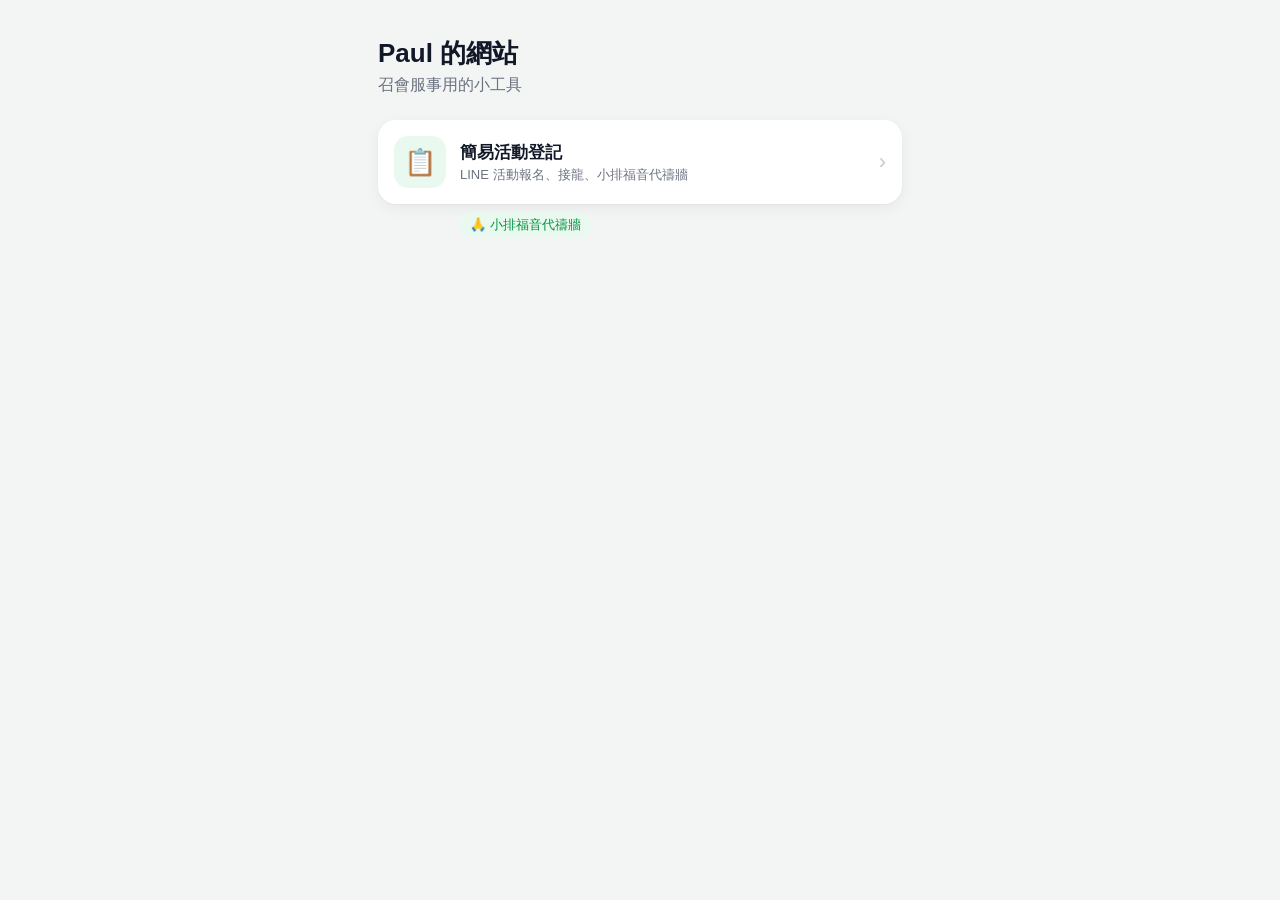
<file: index.html>
<!DOCTYPE html>
<html lang="zh-Hant">
<head>
  <meta charset="UTF-8" />
  <meta name="viewport" content="width=device-width, initial-scale=1, viewport-fit=cover" />
  <title>Paul 的網站</title>
  <script>
    // LINE LIFF 的 Endpoint 若還設在網站根目錄，從 LINE 開啟時直接轉到活動登記（保留 ?liff.state 等參數）
    (function () {
      var q = location.search, ua = navigator.userAgent;
      if (/[?&](liff\.state|liff\.referrer|event|pray)=?/.test(q) || / Line\//i.test(ua)) {
        location.replace('event/' + q + location.hash);
      }
    })();
  </script>
  <style>
    * { box-sizing: border-box; }
    body { margin: 0; font-family: -apple-system, BlinkMacSystemFont, "PingFang TC", "Noto Sans TC", "Microsoft JhengHei", sans-serif; background: #f3f5f4; color: #111827; }
    main { max-width: 560px; margin: 0 auto; padding: 36px 18px 48px; }
    h1 { font-size: 26px; margin: 0 0 4px; }
    p.lead { margin: 0 0 24px; color: #6b7280; }
    a.site { display: flex; align-items: center; gap: 14px; padding: 16px; margin-bottom: 12px; border-radius: 18px; background: #fff; color: inherit; text-decoration: none; box-shadow: 0 1px 2px rgba(0,0,0,.04), 0 4px 16px rgba(0,0,0,.05); }
    a.site:active { transform: scale(.99); }
    .icon { width: 52px; height: 52px; flex-shrink: 0; border-radius: 14px; display: grid; place-items: center; font-size: 26px; }
    .site b { display: block; font-size: 17px; }
    .site small { display: block; color: #6b7280; font-size: 13px; margin-top: 2px; }
    .site .go { margin-left: auto; color: #c4c9d4; font-size: 22px; }
    .tag { display: inline-block; font-size: 11px; font-weight: 700; padding: 1px 7px; border-radius: 99px; background: #fff4e0; color: #b45309; margin-left: 6px; vertical-align: 2px; }
    .sub { display: flex; gap: 8px; margin: -4px 0 14px 82px; flex-wrap: wrap; }
    .sub a { font-size: 13px; color: #04913e; text-decoration: none; padding: 4px 10px; border-radius: 99px; background: #e9f9ef; }
  </style>
</head>
<body>
  <main>
    <h1>Paul 的網站</h1>
    <p class="lead">召會服事用的小工具</p>

    <a class="site" href="event/">
      <span class="icon" style="background:#e9f9ef">📋</span>
      <span><b>簡易活動登記</b><small>LINE 活動報名、接龍、小排福音代禱牆</small></span>
      <span class="go">›</span>
    </a>
    <div class="sub"><a href="event/#/pray">🙏 小排福音代禱牆</a></div>

  </main>
</body>
</html>
</file>
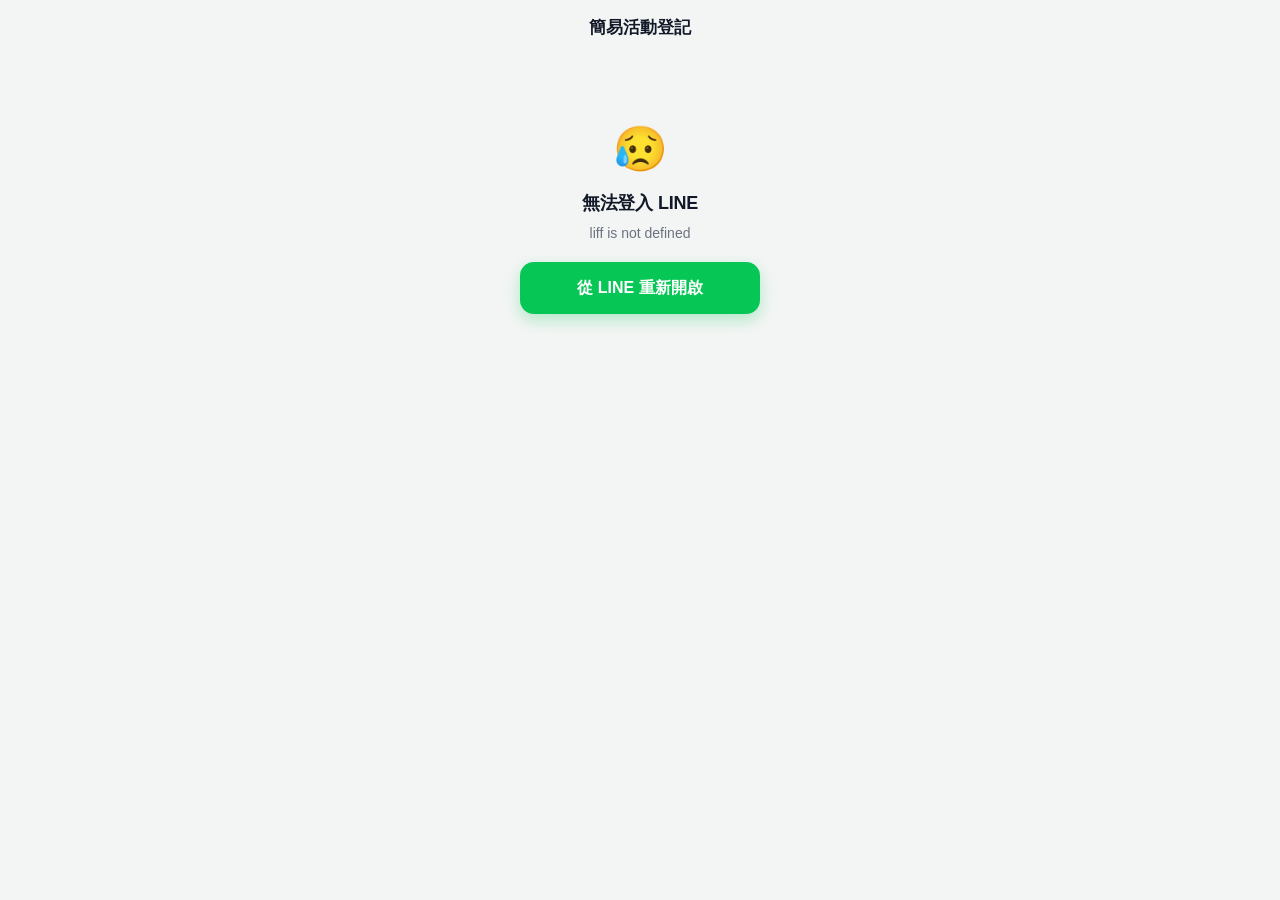
<file: event/index.html>
<!DOCTYPE html>
<html lang="zh-Hant">
<head>
  <meta charset="UTF-8" />
  <meta name="viewport" content="width=device-width, initial-scale=1, viewport-fit=cover" />
  <meta name="theme-color" content="#06c755" />
  <title>簡易活動登記</title>
  <link rel="stylesheet" href="style.css" />
</head>
<body>
  <header class="topbar">
    <a id="top-back" class="top-back hidden" href="#/" aria-label="返回">
      <svg viewBox="0 0 24 24"><path d="M15 18l-6-6 6-6"/></svg>
    </a>
    <div id="top-title" class="top-title">簡易活動登記</div>
    <a href="#/" id="user" class="user" aria-label="首頁"></a>
  </header>

  <div id="banner" class="banner hidden"></div>
  <main id="app"><div class="skeleton"><div></div><div></div><div></div></div></main>
  <div id="actionbar" class="actionbar hidden"></div>
  <div id="toast" class="toast"></div>

  <script charset="utf-8" src="https://static.line-scdn.net/liff/edge/2/sdk.js"></script>
  <script src="config.js"></script>
  <script src="app.js"></script>
</body>
</html>
</file>
<file: event/style.css>
/* ===== 簡易活動登記 ===== */
:root {
  --green: #06c755;
  --green-600: #05b04b;
  --green-700: #04913e;
  --green-50: #e9f9ef;
  --ink: #111827;
  --ink-2: #374151;
  --muted: #6b7280;
  --faint: #9ca3af;
  --line: #e5e7eb;
  --bg: #f3f5f4;
  --card: #ffffff;
  --red: #e5484d;
  --red-50: #fdecec;
  --amber: #b45309;
  --amber-50: #fff4e0;
  --r-lg: 20px;
  --r-md: 14px;
  --r-sm: 10px;
  --shadow: 0 1px 2px rgba(17, 24, 39, .04), 0 4px 16px rgba(17, 24, 39, .05);
  --bar-h: 76px;
  --safe-b: env(safe-area-inset-bottom, 0px);
}
* { box-sizing: border-box; -webkit-tap-highlight-color: transparent; }
html { -webkit-text-size-adjust: 100%; }
body {
  margin: 0;
  font-family: -apple-system, BlinkMacSystemFont, "SF Pro TC", "PingFang TC", "Noto Sans TC", "Microsoft JhengHei", sans-serif;
  background: var(--bg);
  color: var(--ink);
  font-size: 16px;
  line-height: 1.5;
  -webkit-font-smoothing: antialiased;
}
a { color: var(--green-700); text-decoration: none; }
svg { width: 20px; height: 20px; fill: none; stroke: currentColor; stroke-width: 2; stroke-linecap: round; stroke-linejoin: round; flex-shrink: 0; }
.hidden, [hidden] { display: none !important; }
h1, h2, h3 { margin: 0; letter-spacing: -.01em; }

/* ---------- 頂部列 ---------- */
.topbar {
  position: sticky; top: 0; z-index: 20;
  display: grid; grid-template-columns: 44px 1fr 44px; align-items: center;
  height: 56px; padding: 0 12px;
  background: rgba(243, 245, 244, .85);
  backdrop-filter: saturate(180%) blur(14px); -webkit-backdrop-filter: saturate(180%) blur(14px);
}
.top-title { grid-column: 2; text-align: center; font-weight: 700; font-size: 17px; white-space: nowrap; overflow: hidden; text-overflow: ellipsis; }
.top-back { grid-column: 1; width: 40px; height: 40px; border-radius: 50%; display: grid; place-items: center; color: var(--ink); }
.top-back:active { background: rgba(0,0,0,.06); }
.top-back svg { width: 24px; height: 24px; }
.user { grid-column: 3; justify-self: end; }
.user img, .user .avatar { width: 34px; height: 34px; border-radius: 50%; display: block; object-fit: cover; box-shadow: 0 0 0 2px #fff, 0 1px 4px rgba(0,0,0,.15); }

.banner { margin: 0 16px 8px; padding: 10px 14px; border-radius: var(--r-sm); background: var(--amber-50); color: var(--amber); font-size: 13px; }

main { max-width: 560px; margin: 0 auto; padding: 4px 16px 32px; }
body.has-bar main { padding-bottom: calc(var(--bar-h) + var(--safe-b) + 24px); }

/* ---------- 共用 ---------- */
.card {
  background: var(--card); border-radius: var(--r-lg); box-shadow: var(--shadow);
  padding: 20px; margin-bottom: 14px;
}
.card-title { font-size: 17px; font-weight: 700; margin-bottom: 14px; }

.chip { display: inline-flex; align-items: center; gap: 4px; height: 24px; padding: 0 10px; border-radius: 999px; font-size: 12px; font-weight: 700; }
.chip::before { content: ""; width: 6px; height: 6px; border-radius: 50%; background: currentColor; }
.chip-open { background: var(--green-50); color: var(--green-700); }
.chip-full { background: var(--amber-50); color: var(--amber); }
.chip-closed { background: #f1f2f4; color: var(--muted); }

.avatar { display: inline-grid; place-items: center; width: 40px; height: 40px; border-radius: 50%; background: var(--green-50); color: var(--green-700); font-weight: 800; flex-shrink: 0; }

.bar { height: 6px; background: #eef0f2; border-radius: 99px; overflow: hidden; margin-top: 10px; }
.bar i { display: block; height: 100%; background: linear-gradient(90deg, #22d36b, var(--green)); border-radius: inherit; transition: width .4s; }
.bar.light { background: rgba(255,255,255,.28); }
.bar.light i { background: #fff; }

.date-tile {
  width: 56px; height: 62px; flex-shrink: 0; border-radius: var(--r-md);
  display: flex; flex-direction: column; align-items: center; justify-content: center;
  background: var(--green-50); color: var(--green-700); line-height: 1.1;
}
.date-tile span { font-size: 11px; font-weight: 700; }
.date-tile b { font-size: 22px; font-weight: 800; margin: 1px 0; }
.date-tile.light { background: rgba(255,255,255,.95); color: var(--green-700); box-shadow: 0 6px 16px rgba(0,0,0,.12); }

/* ---------- 按鈕 ---------- */
.btn {
  display: inline-flex; align-items: center; justify-content: center; gap: 8px;
  width: 100%; height: 52px; padding: 0 18px; border: 0; border-radius: var(--r-md);
  background: var(--green); color: #fff; font: inherit; font-size: 16px; font-weight: 700;
  cursor: pointer; box-shadow: 0 6px 16px rgba(6, 199, 85, .28); transition: transform .08s, background .15s;
}
.btn:active { transform: scale(.98); filter: brightness(.94); }
.btn[style*="--btn"] { background: var(--btn); box-shadow: 0 6px 16px rgba(0,0,0,.18); }
.btn-dark { background: #1f2937; box-shadow: 0 8px 20px rgba(17,24,39,.28); }
.btn:disabled { opacity: .55; box-shadow: none; }
.btn-ghost { background: #fff; color: var(--green-700); box-shadow: inset 0 0 0 1.5px #cdeedb; }
.btn-ghost:active { background: var(--green-50); }
.card .btn-ghost { margin-top: 16px; }
.btn-danger { background: #fff; color: var(--red); box-shadow: inset 0 0 0 1.5px #f6c9cb; }
.btn-danger:active { background: var(--red-50); }
.btn-text { display: block; margin: 14px auto 0; padding: 8px 12px; border: 0; background: none; font: inherit; font-size: 15px; font-weight: 600; color: var(--muted); }
.btn-text.danger { color: var(--red); }
.icon-btn { width: 40px; height: 40px; border-radius: 50%; display: grid; place-items: center; background: var(--green-50); color: var(--green-700); flex-shrink: 0; }

.spinner { width: 18px; height: 18px; border-radius: 50%; border: 2.5px solid rgba(255,255,255,.4); border-top-color: #fff; animation: spin .7s linear infinite; }
.btn-ghost .spinner, .btn-danger .spinner { border-color: rgba(0,0,0,.12); border-top-color: currentColor; }
@keyframes spin { to { transform: rotate(360deg); } }

/* 底部固定按鈕列 */
.actionbar {
  position: fixed; left: 0; right: 0; bottom: 0; z-index: 30;
  padding: 12px 16px calc(12px + var(--safe-b));
  background: rgba(255,255,255,.92);
  backdrop-filter: saturate(180%) blur(14px); -webkit-backdrop-filter: saturate(180%) blur(14px);
  box-shadow: 0 -1px 0 var(--line);
}
.actionbar > * { max-width: 528px; margin: 0 auto; }
.bar-row { display: flex; gap: 10px; }
.bar-row .btn { flex: 1; }

/* ---------- 表單 ---------- */
.field { display: block; margin-bottom: 16px; min-width: 0; }
.field:last-child { margin-bottom: 0; }
.field-label { display: flex; align-items: center; gap: 6px; font-size: 14px; font-weight: 700; color: var(--ink-2); margin-bottom: 6px; }
.field-label i { font-style: normal; font-weight: 500; font-size: 12px; color: var(--faint); }
.field-hint { display: block; font-size: 12px; color: var(--faint); margin-top: 6px; }
.grid-2 { display: grid; grid-template-columns: minmax(0, 1fr) minmax(0, 1fr); gap: 12px; }
.grid-2 .field { margin-bottom: 16px; }

input, textarea {
  display: block; width: 100%; min-width: 0; margin: 0;
  height: 50px; padding: 0 14px;
  font: inherit; font-size: 16px; color: var(--ink);
  background: #f7f8f8; border: 1.5px solid transparent; border-radius: var(--r-sm);
  -webkit-appearance: none; appearance: none; transition: border-color .15s, background .15s, box-shadow .15s;
}
textarea { height: auto; min-height: 104px; padding: 12px 14px; resize: vertical; line-height: 1.6; }
input::placeholder, textarea::placeholder { color: var(--faint); }
input:focus, textarea:focus { outline: none; background: #fff; border-color: var(--green); box-shadow: 0 0 0 4px rgba(6,199,85,.12); }
fieldset { border: 0; padding: 0; margin: 0; min-width: 0; }
fieldset:disabled { opacity: .55; }

/* 日期 / 時間：修正 iOS 原生欄位撐寬與空白不顯示提示 */
.picker { position: relative; min-width: 0; }
.picker input { padding-left: 42px; padding-right: 40px; text-align: left; line-height: 50px; }
.picker-clear { position: absolute; right: 6px; top: 50%; transform: translateY(-50%); width: 32px; height: 32px; border: 0; border-radius: 50%; background: none; color: var(--faint); display: grid; place-items: center; cursor: pointer; z-index: 1; }
.picker-clear svg { width: 16px; height: 16px; }
.picker.is-empty .picker-clear { display: none; }
.picker input::-webkit-date-and-time-value { text-align: left; margin: 0; }
.picker input::-webkit-calendar-picker-indicator { position: absolute; inset: 0; width: auto; height: auto; opacity: 0; cursor: pointer; }
.picker-icon { position: absolute; left: 13px; top: 50%; transform: translateY(-50%); color: var(--green-700); pointer-events: none; display: flex; }
.picker-ph { display: none; position: absolute; left: 42px; top: 50%; transform: translateY(-50%); color: var(--faint); pointer-events: none; }
.picker.is-empty .picker-ph { display: block; }
.picker.is-empty input { color: transparent; }
.picker.is-empty input:focus { color: var(--ink); }
.picker.is-empty input:focus ~ .picker-ph { display: none; }

/* 加減器 */
.stepper { display: grid; grid-template-columns: 44px minmax(0, 1fr) 44px; align-items: center; height: 50px; background: #f7f8f8; border-radius: var(--r-sm); overflow: hidden; }
.stepper button { height: 100%; border: 0; background: none; color: var(--green-700); display: grid; place-items: center; cursor: pointer; }
.stepper button:active { background: var(--green-50); }
.stepper input { height: 100%; padding: 0; text-align: center; font-weight: 700; background: transparent; border: 0; border-radius: 0; box-shadow: none; -moz-appearance: textfield; }
.stepper input::-webkit-outer-spin-button, .stepper input::-webkit-inner-spin-button { -webkit-appearance: none; margin: 0; }

/* 開關 */
.switch-row { display: flex; align-items: center; gap: 12px; padding: 14px 0 0; margin-top: 4px; border-top: 1px solid var(--line); cursor: pointer; }
.switch-row > span:first-child { flex: 1; }
.switch-row b { display: block; font-size: 15px; }
.switch-row small { color: var(--muted); font-size: 13px; }
.switch-row input { position: absolute; opacity: 0; width: 1px; height: 1px; }
.switch { position: relative; width: 52px; height: 32px; border-radius: 99px; background: #d9dde1; transition: background .2s; flex-shrink: 0; }
.switch::after { content: ""; position: absolute; top: 3px; left: 3px; width: 26px; height: 26px; border-radius: 50%; background: #fff; box-shadow: 0 2px 4px rgba(0,0,0,.2); transition: transform .2s; }
.switch-row input:checked + .switch { background: var(--green); }
.switch-row input:checked + .switch::after { transform: translateX(20px); }
.switch-row input:focus-visible + .switch { box-shadow: 0 0 0 4px rgba(6,199,85,.2); }

/* ---------- 首頁 ---------- */
.hero { padding: 8px 4px 18px; }
.hero-hi { margin: 0 0 2px; color: var(--muted); font-size: 15px; }
.hero h1 { font-size: 26px; font-weight: 800; margin-bottom: 18px; }
.hero-cta {
  display: flex; align-items: center; gap: 14px; padding: 18px;
  border-radius: var(--r-lg); color: #fff;
  background: linear-gradient(135deg, #10d064 0%, #06c755 45%, #04a648 100%);
  box-shadow: 0 10px 24px rgba(6, 199, 85, .3);
}
.hero-cta:active { transform: scale(.99); }
.hero-cta-icon { width: 46px; height: 46px; border-radius: 14px; background: rgba(255,255,255,.22); display: grid; place-items: center; }
.hero-cta-icon svg { width: 26px; height: 26px; stroke-width: 2.4; }
.hero-cta b { display: block; font-size: 18px; }
.hero-cta small { display: block; font-size: 13px; opacity: .9; }

.segmented { display: grid; grid-template-columns: 1fr 1fr; padding: 4px; margin-bottom: 12px; background: #e6e9e8; border-radius: 12px; }
.segmented button { height: 38px; border: 0; border-radius: 9px; background: none; font: inherit; font-size: 15px; font-weight: 700; color: var(--muted); cursor: pointer; }
.segmented button em { font-style: normal; font-size: 12px; margin-left: 2px; padding: 1px 7px; border-radius: 99px; background: rgba(0,0,0,.06); }
.segmented button.on { background: #fff; color: var(--ink); box-shadow: 0 1px 3px rgba(0,0,0,.1); }
.segmented button.on em { background: var(--green-50); color: var(--green-700); }

.list { display: flex; flex-direction: column; gap: 10px; }
.event-row { display: flex; gap: 14px; padding: 14px; background: var(--card); border-radius: var(--r-lg); box-shadow: var(--shadow); color: var(--ink); }
.event-row:active { transform: scale(.99); }
.event-row-body { flex: 1; min-width: 0; }
.event-row-title { font-weight: 700; font-size: 16px; white-space: nowrap; overflow: hidden; text-overflow: ellipsis; }
.event-row-meta { font-size: 13px; color: var(--muted); white-space: nowrap; overflow: hidden; text-overflow: ellipsis; margin-top: 1px; }
.event-row-foot { display: flex; align-items: center; justify-content: space-between; margin-top: 8px; }
.count { display: inline-flex; align-items: center; gap: 4px; font-size: 13px; font-weight: 600; color: var(--ink-2); }
.count svg { width: 16px; height: 16px; color: var(--faint); }
.event-row .bar { margin-top: 8px; height: 4px; }

/* ---------- 活動頁 ---------- */
.event-hero {
  position: relative; overflow: hidden;
  padding: 20px; margin-bottom: 14px; border-radius: var(--r-lg); color: #fff;
  background: linear-gradient(140deg, #12d168 0%, #06c755 40%, #039e44 100%);
  box-shadow: 0 12px 28px rgba(6,199,85,.28);
}
.event-hero::after { content: ""; position: absolute; right: -60px; top: -60px; width: 200px; height: 200px; border-radius: 50%; background: rgba(255,255,255,.1); }
.event-hero-top { position: relative; z-index: 1; display: flex; gap: 14px; align-items: flex-start; }
.event-hero .chip { background: rgba(255,255,255,.22); color: #fff; }
.event-hero h1 { font-size: 22px; font-weight: 800; line-height: 1.3; margin: 8px 0 4px; word-break: break-word; }
.host { display: flex; align-items: center; gap: 4px; margin: 0; font-size: 13px; opacity: .92; }
.host svg { width: 15px; height: 15px; }
.capacity { position: relative; z-index: 1; margin-top: 18px; padding-top: 14px; border-top: 1px solid rgba(255,255,255,.22); }
.capacity-nums { display: flex; align-items: baseline; gap: 4px; }
.capacity-nums b { font-size: 28px; font-weight: 800; line-height: 1; }
.capacity-nums span { font-size: 14px; opacity: .92; }
.capacity-nums em { margin-left: auto; font-style: normal; font-size: 13px; font-weight: 700; padding: 3px 10px; border-radius: 99px; background: rgba(255,255,255,.22); }

.info-row { display: flex; gap: 12px; align-items: center; padding: 6px 0; }
.info-row + .info-row { border-top: 1px solid #f1f2f3; padding-top: 12px; margin-top: 6px; }
.info-icon { width: 40px; height: 40px; border-radius: 12px; background: var(--green-50); color: var(--green-700); display: grid; place-items: center; flex-shrink: 0; }
.info-row b { display: block; font-size: 15px; }
.info-row small { display: block; font-size: 13px; color: var(--muted); }
.desc { margin-top: 14px; padding: 14px; border-radius: var(--r-md); background: #f7f8f8; color: var(--ink-2); font-size: 15px; white-space: pre-wrap; word-break: break-word; }

.owner-tools { display: grid; grid-template-columns: 1fr 1fr; gap: 10px; margin-bottom: 14px; }
.tool { display: flex; flex-direction: column; gap: 2px; padding: 16px; border-radius: var(--r-lg); background: var(--card); box-shadow: var(--shadow); color: var(--ink); }
.tool svg { width: 24px; height: 24px; color: var(--green-700); margin-bottom: 6px; }
.tool b { font-size: 15px; }
.tool small { font-size: 12px; color: var(--muted); }
.tool:active { transform: scale(.98); }

.notice { display: flex; gap: 8px; align-items: flex-start; padding: 12px 14px; border-radius: var(--r-md); font-size: 14px; margin-bottom: 16px; }
.notice svg { width: 18px; height: 18px; margin-top: 2px; }
.notice.ok { background: var(--green-50); color: var(--green-700); }
.notice.warn { background: var(--amber-50); color: var(--amber); }

/* ---------- 名單 ---------- */
.manage-head { background: var(--card); border-radius: var(--r-lg); box-shadow: var(--shadow); padding: 18px; margin-bottom: 14px; }
.manage-title { display: flex; gap: 14px; align-items: center; }
.manage-title h1 { font-size: 18px; font-weight: 800; margin-bottom: 6px; word-break: break-word; }
.stats { display: grid; grid-template-columns: repeat(3, 1fr); margin-top: 16px; padding-top: 14px; border-top: 1px solid var(--line); text-align: center; }
.stats div + div { border-left: 1px solid var(--line); }
.stats b { display: block; font-size: 24px; font-weight: 800; color: var(--green-700); line-height: 1.2; }
.stats span { font-size: 12px; color: var(--muted); }

.person { display: flex; align-items: center; gap: 12px; padding: 12px 14px; background: var(--card); border-radius: var(--r-md); box-shadow: var(--shadow); }
.person-body { flex: 1; min-width: 0; }
.person-body b { display: block; font-size: 15px; }
.person-body small { display: block; font-size: 13px; color: var(--muted); white-space: nowrap; overflow: hidden; text-overflow: ellipsis; }
.tag { font-style: normal; font-size: 12px; font-weight: 700; color: var(--green-700); background: var(--green-50); padding: 1px 7px; border-radius: 99px; margin-left: 4px; }
.person-no { font-size: 12px; color: var(--faint); font-weight: 600; min-width: 24px; text-align: right; }

/* ---------- 狀態 ---------- */
.empty-state { text-align: center; padding: 56px 24px; color: var(--muted); }
.empty-state.small { padding: 36px 24px; background: var(--card); border-radius: var(--r-lg); box-shadow: var(--shadow); }
.empty-state .emoji { font-size: 44px; margin-bottom: 8px; }
.empty-state h3 { color: var(--ink); font-size: 18px; margin-bottom: 6px; }
.empty-state p { margin: 0 0 18px; font-size: 14px; }
.empty-state.small p { margin: 0; }
.empty-state .btn { max-width: 240px; }

.skeleton div { height: 96px; margin-bottom: 12px; border-radius: var(--r-lg); background: linear-gradient(90deg, #e9ecea 25%, #f4f6f5 50%, #e9ecea 75%); background-size: 200% 100%; animation: shimmer 1.2s infinite; }
.skeleton div:first-child { height: 150px; }
@keyframes shimmer { to { background-position: -200% 0; } }

.toast {
  position: fixed; left: 50%; bottom: calc(var(--bar-h) + var(--safe-b) + 20px); z-index: 100;
  transform: translate(-50%, 20px); opacity: 0; pointer-events: none;
  max-width: calc(100% - 48px); padding: 11px 18px; border-radius: 99px;
  background: rgba(17, 24, 39, .9); color: #fff; font-size: 14px; font-weight: 600; text-align: center;
  transition: opacity .2s, transform .2s;
}
.toast.show { opacity: 1; transform: translate(-50%, 0); }

/* ================= v2 ================= */
.card-title { display: flex; align-items: center; gap: 6px; }
.card-title svg { color: var(--green-700); }
.muted { font-size: 13px; font-weight: 600; color: var(--faint); margin-left: auto; }
.hint { margin: 10px 2px 0; font-size: 13px; color: var(--muted); line-height: 1.55; }
.hint.top { margin: -6px 0 14px; }
.mt8 { margin-top: 8px; }
.field-hint.split { display: flex; gap: 12px; justify-content: space-between; align-items: flex-start; }
.field-hint.split b { flex-shrink: 0; font-weight: 600; color: var(--faint); }
.field-hint.split b.over { color: var(--amber); }
.link { border: 0; background: none; padding: 6px 0 0; font: inherit; font-size: 13px; font-weight: 600; color: var(--green-700); cursor: pointer; }

/* 分頁 */
.tabs { display: flex; gap: 22px; margin: 4px 2px 18px; border-bottom: 1.5px solid var(--line); }
.tabs button { position: relative; padding: 10px 0 12px; border: 0; background: none; font: inherit; font-size: 16px; font-weight: 700; color: var(--faint); cursor: pointer; }
.tabs button em { font-style: normal; font-size: 13px; margin-left: 2px; }
.tabs button.on { color: var(--ink); }
.tabs button.on::after { content: ""; position: absolute; left: 0; right: 0; bottom: -1.5px; height: 3px; border-radius: 3px; background: var(--green); }

/* 小按鈕 */
.btn-sm { display: inline-flex; align-items: center; justify-content: center; gap: 6px; height: 44px; padding: 0 14px; border: 0; border-radius: var(--r-sm); background: #fff; box-shadow: inset 0 0 0 1.5px var(--line); font: inherit; font-size: 14px; font-weight: 700; color: var(--ink-2); white-space: nowrap; cursor: pointer; flex-shrink: 0; }
.btn-sm svg { width: 18px; height: 18px; color: var(--green-700); }
.btn-sm:active { background: #f4f5f5; }
.btn-sm.upload { height: 48px; padding: 0 18px; }
.input-row { display: flex; gap: 8px; }
.input-row input { flex: 1; }
.input-row .btn-sm { height: 50px; }

/* 從過去的活動套用 */
.block { margin-bottom: 18px; }
.block-title { font-size: 15px; font-weight: 700; margin: 0 2px 10px; }
.past-list { display: flex; gap: 10px; overflow-x: auto; padding: 2px 2px 6px; margin: 0 -16px; padding-left: 18px; padding-right: 18px; scroll-snap-type: x mandatory; -webkit-overflow-scrolling: touch; scrollbar-width: none; }
.past-list::-webkit-scrollbar { display: none; }
.past { flex: 0 0 auto; max-width: 220px; text-align: left; padding: 12px 16px 12px 18px; border: 0; border-radius: var(--r-md); background: #fff; box-shadow: var(--shadow), inset 4px 0 0 var(--t1); font: inherit; color: var(--ink); scroll-snap-align: start; cursor: pointer; }
.past b { display: block; font-size: 15px; white-space: nowrap; overflow: hidden; text-overflow: ellipsis; }
.past small { display: block; font-size: 12px; color: var(--muted); white-space: nowrap; overflow: hidden; text-overflow: ellipsis; }
.past:active { transform: scale(.98); }

/* 圖卡預覽 */
.preview-box { margin-bottom: 14px; padding: 16px; border-radius: var(--r-lg); background: #e9edeb; }
.preview-label { display: flex; align-items: center; gap: 8px; margin-bottom: 12px; font-size: 13px; color: var(--muted); }
.preview-label span { padding: 3px 10px; border-radius: 99px; background: var(--ink); color: #fff; font-size: 12px; font-weight: 700; }
.fx { max-width: 340px; margin: 0 auto; border-radius: 18px; overflow: hidden; background: #fff; box-shadow: 0 8px 24px rgba(17,24,39,.12); }
.fx-hero { aspect-ratio: 20 / 13; background: #ddd; }
.fx-hero img { width: 100%; height: 100%; object-fit: cover; display: block; }
.fx-head { padding: 16px 18px; background: var(--t1); color: #fff; }
.fx-head small { display: block; color: var(--t2); font-size: 11px; font-weight: 800; }
.fx-head b { display: block; font-size: 20px; line-height: 1.35; word-break: break-word; }
.fx-head b.ph { opacity: .45; }
.fx-body { padding: 14px 18px 4px; font-size: 14px; color: #444; }
.fx-row { display: flex; gap: 10px; padding: 3px 0; }
.fx-row > span:first-child { flex-shrink: 0; }
.fx-link { color: var(--t1); text-decoration: underline; }
.fx-desc { margin-top: 10px; padding-top: 10px; border-top: 1px solid #eee; white-space: pre-wrap; word-break: break-word; color: #555; }
.fx-foot { padding: 12px 14px 14px; }
.fx-btn { height: 46px; border-radius: 10px; background: var(--t1); color: #fff; display: grid; place-items: center; font-weight: 700; }
.fx-more { text-align: center; padding-top: 8px; font-size: 14px; font-weight: 700; color: var(--t1); }
.theme-head { display: flex; align-items: center; justify-content: space-between; margin: 18px 0 10px; }
.theme-head h3 { font-size: 15px; }
.theme-head .btn-sm { height: 38px; }
.themes { display: grid; grid-template-columns: repeat(4, minmax(0, 1fr)); gap: 8px; }
.theme { display: flex; flex-direction: column; align-items: center; gap: 6px; padding: 12px 4px 10px; border: 0; border-radius: var(--r-md); background: #fff; font: inherit; font-size: 12px; font-weight: 600; color: var(--ink-2); cursor: pointer; box-shadow: inset 0 0 0 2px transparent; transition: box-shadow .15s; }
.theme i { width: 32px; height: 32px; border-radius: 50%; box-shadow: 0 0 0 3px rgba(0,0,0,.04); }
.theme span { white-space: nowrap; }
.theme.on { box-shadow: inset 0 0 0 2.5px var(--ink); color: var(--ink); font-weight: 800; }

/* 活動前提醒 */
.toggle-chips { display: flex; flex-wrap: wrap; gap: 8px; }
.toggle-chips button { height: 40px; padding: 0 16px; border: 0; border-radius: 99px; background: #f1f3f2; font: inherit; font-size: 14px; font-weight: 700; color: var(--ink-2); cursor: pointer; }
.toggle-chips button.on { background: var(--green); color: #fff; }
.toggle-chips button:disabled { opacity: .45; }
.multi-chips { display: flex; flex-wrap: wrap; gap: 8px; }
.multi-chips label { position: relative; cursor: pointer; }
.multi-chips input { position: absolute; opacity: 0; pointer-events: none; }
.multi-chips span { display: inline-flex; align-items: center; gap: 6px; min-height: 42px; padding: 8px 16px; border-radius: 99px; background: #f1f3f2; border: 1.5px solid transparent; font-size: 15px; font-weight: 700; color: var(--ink-2); }
.multi-chips span::before { content: ""; width: 16px; height: 16px; border-radius: 5px; border: 2px solid #b9c2bd; background: #fff; flex-shrink: 0; }
.multi-chips input:checked + span { background: var(--green-50); border-color: var(--green); color: var(--green-700); }
.multi-chips input:checked + span::before { border-color: var(--green); background: var(--green) url("data:image/svg+xml,%3Csvg xmlns='http://www.w3.org/2000/svg' viewBox='0 0 16 16'%3E%3Cpath d='M3.5 8.5l3 3 6-7' fill='none' stroke='%23fff' stroke-width='2.2' stroke-linecap='round' stroke-linejoin='round'/%3E%3C/svg%3E") center/12px no-repeat; }
.multi-chips input:focus-visible + span { outline: 2px solid var(--green); outline-offset: 2px; }
fieldset:disabled .multi-chips span { opacity: .6; }
.q-switch { display: flex; flex-wrap: wrap; gap: 0 14px; }

/* 圖片 */
.img-preview { position: relative; border-radius: var(--r-md); overflow: hidden; aspect-ratio: 20 / 13; background: #eee; }
.img-preview img { width: 100%; height: 100%; object-fit: cover; display: block; }
.img-remove { position: absolute; top: 8px; right: 8px; width: 34px; height: 34px; border: 0; border-radius: 50%; background: rgba(17,24,39,.7); color: #fff; display: grid; place-items: center; cursor: pointer; }
.img-remove svg { width: 18px; height: 18px; }
.uploading { display: flex; align-items: center; gap: 10px; height: 48px; color: var(--muted); font-size: 14px; }
.spinner.dark { border-color: rgba(0,0,0,.12); border-top-color: var(--green); }

/* 自訂問題 */
.q { padding: 12px; margin-bottom: 10px; border-radius: var(--r-md); background: #f7f8f8; }
.q-head { display: flex; align-items: center; gap: 8px; }
.q-type { flex-shrink: 0; font-size: 12px; font-weight: 800; color: var(--green-700); background: var(--green-50); padding: 3px 8px; border-radius: 6px; }
.q input { height: 44px; background: #fff; }
.q-label { flex: 1; font-weight: 600; }
.q-opts { margin-top: 8px; font-size: 15px; }
.q .hint { margin-top: 8px; }
.q-del { flex-shrink: 0; width: 40px; height: 40px; border: 0; border-radius: 50%; background: none; color: var(--faint); display: grid; place-items: center; cursor: pointer; }
.q-del:active { background: var(--red-50); color: var(--red); }
.preset-chips { display: flex; flex-wrap: wrap; gap: 8px; margin: 4px 0 6px; }
.dash-chip { display: inline-flex; align-items: center; gap: 4px; height: 40px; padding: 0 14px; border: 1.5px dashed #c5cbc8; border-radius: 99px; background: none; font: inherit; font-size: 14px; font-weight: 600; color: var(--ink-2); cursor: pointer; }
.dash-chip svg { width: 16px; height: 16px; }
.dash-chip.solid { border-style: solid; border-color: var(--ink-2); font-weight: 800; color: var(--ink); }
.dash-chip:active { background: #eef1ef; }

/* 下拉 */
.select { position: relative; }
.select select { width: 100%; height: 50px; padding: 0 40px 0 14px; font: inherit; font-size: 16px; color: var(--ink); background: #f7f8f8; border: 1.5px solid transparent; border-radius: var(--r-sm); -webkit-appearance: none; appearance: none; }
.select select:focus { outline: none; background: #fff; border-color: var(--green); }
.select::after { content: ""; position: absolute; right: 16px; top: 50%; width: 8px; height: 8px; border-right: 2px solid var(--muted); border-bottom: 2px solid var(--muted); transform: translateY(-70%) rotate(45deg); pointer-events: none; }

/* 底部連結 */
.footer-links { display: flex; justify-content: center; gap: 28px; margin: 28px 0 8px; }
.footer-links a, .footer-links button { display: inline-flex; align-items: center; gap: 6px; border: 0; background: none; padding: 8px 0; font: inherit; font-size: 14px; font-weight: 600; color: var(--muted); cursor: pointer; }
.footer-links svg { width: 17px; height: 17px; }

/* 活動頁 */
.event-hero { padding: 0; background: linear-gradient(140deg, var(--t1) 0%, color-mix(in srgb, var(--t1) 75%, #000) 100%); box-shadow: 0 12px 28px rgba(17,24,39,.2); }
.event-hero::after { background: var(--t2); opacity: .18; }
.event-hero-img { display: block; width: 100%; aspect-ratio: 20 / 13; object-fit: cover; }
.event-hero-inner { position: relative; z-index: 1; padding: 20px; }
.event-hero .date-tile.light, .event-hero .date-tile { background: rgba(255,255,255,.95); color: var(--t1); box-shadow: 0 6px 16px rgba(0,0,0,.15); }
.event-hero .bar.light i { background: var(--t2); }
.date-tile.themed { background: color-mix(in srgb, var(--t1) 12%, #fff); color: var(--t1); }
.roll { margin: 0; padding-left: 26px; font-size: 15px; }
.roll li { padding: 7px 0; border-bottom: 1px solid #f1f2f3; }
.roll li:last-child { border-bottom: 0; }
.roll li::marker { color: var(--faint); font-weight: 700; }

/* 個人資料 */
.profile-head { display: flex; align-items: center; gap: 14px; padding: 8px 4px 18px; }
.profile-head img, .avatar.big { width: 60px; height: 60px; border-radius: 50%; object-fit: cover; font-size: 24px; box-shadow: 0 0 0 3px #fff, 0 2px 8px rgba(0,0,0,.12); }
.profile-head b { display: block; font-size: 19px; }
.profile-head small { color: var(--muted); font-size: 13px; }
.kv { display: flex; align-items: center; gap: 8px; margin-bottom: 8px; }
.kv span { flex: 0 0 34%; font-size: 14px; font-weight: 600; color: var(--ink-2); overflow: hidden; text-overflow: ellipsis; white-space: nowrap; }
.kv input { flex: 1; height: 44px; }

/* 刪除活動 */
.danger-zone { margin: 24px 0 8px; padding: 18px 20px; border-radius: var(--r-lg); background: #fff; box-shadow: var(--shadow), inset 0 0 0 1.5px #f6c9cb; }
.danger-zone h3 { font-size: 16px; color: var(--red); margin-bottom: 6px; }
.danger-zone p { margin: 0 0 14px; font-size: 13px; color: var(--muted); line-height: 1.6; }

/* 接龍名單：編號用主題色 */
.roll li::marker { color: var(--t1, var(--faint)); }
#rf .switch-row { margin-top: 16px; }
.card .roll + .btn-ghost { margin-top: 14px; }

/* ================= 小排福音代禱牆 ================= */
.pray-tile { display: flex; align-items: center; gap: 12px; padding: 14px 16px; margin: 4px 0 14px; border-radius: var(--r-lg); background: linear-gradient(135deg, #2c4f8a, #3d67ad); color: #fff; box-shadow: 0 8px 20px rgba(44,79,138,.25); }
.pray-tile > span { font-size: 28px; }
.pray-tile div { flex: 1; min-width: 0; }
.pray-tile b { display: block; font-size: 16px; }
.pray-tile small { display: block; font-size: 12px; opacity: .85; }
.pray-tile svg { opacity: .8; }
.pray-tile:active { transform: scale(.99); }
.pray-hero { position: relative; overflow: hidden; padding: 22px 20px 18px; margin-bottom: 14px; border-radius: var(--r-lg); color: #fff; text-align: center; background: linear-gradient(150deg, #3d67ad 0%, #2c4f8a 55%, #1f3a68 100%); box-shadow: 0 12px 28px rgba(44,79,138,.28); }
.pray-hero::after { content: ""; position: absolute; left: -50px; top: -70px; width: 200px; height: 200px; border-radius: 50%; background: rgba(157,183,224,.18); }
.pray-emoji { position: relative; z-index: 1; font-size: 36px; }
.pray-hero h1 { position: relative; z-index: 1; font-size: 22px; font-weight: 800; margin: 4px 0; }
.pray-hero p { position: relative; z-index: 1; margin: 0; font-size: 14px; opacity: .9; }
.stats.light { position: relative; z-index: 1; border-top-color: rgba(255,255,255,.2); }
.stats.light div + div { border-left-color: rgba(255,255,255,.2); }
.stats.light b { color: #fff; }
.stats.light span { color: rgba(255,255,255,.8); }
.group-grid { display: grid; grid-template-columns: repeat(2, minmax(0, 1fr)); gap: 8px; }
.group-chip { position: relative; min-height: 46px; padding: 8px 10px; border: 0; border-radius: var(--r-sm); background: #f3f5f7; font: inherit; font-size: 14px; font-weight: 600; color: var(--ink-2); text-align: left; line-height: 1.3; cursor: pointer; box-shadow: inset 0 0 0 1.5px transparent; }
.group-chip em { font-style: normal; font-size: 11px; font-weight: 800; color: #2c4f8a; background: #e6edf8; padding: 1px 6px; border-radius: 99px; margin-left: 4px; }
.group-chip.on { background: #e9f0fb; color: #1f3a68; box-shadow: inset 0 0 0 2px #2c4f8a; font-weight: 800; }
.pray-group { padding: 12px 0; border-bottom: 1px solid #f1f2f3; }
.pray-group:last-of-type { border-bottom: 0; }
.pray-group-head { display: flex; justify-content: space-between; align-items: baseline; gap: 8px; }
.pray-group-head b { font-size: 15px; color: #1f3a68; }
.pray-group-head span { font-size: 12px; color: var(--faint); flex-shrink: 0; }
.pray-group.empty .pray-group-head b { color: var(--muted); font-weight: 600; }
.name-chips { display: flex; flex-wrap: wrap; gap: 6px; margin-top: 8px; }
.name-chip { display: inline-flex; align-items: center; gap: 2px; height: 32px; padding: 0 12px; border-radius: 99px; background: #eef2f8; font-size: 14px; color: var(--ink); }
.name-chip.mine { background: #e1eaf8; padding-right: 4px; }
.name-chip button { width: 26px; height: 26px; border: 0; border-radius: 50%; background: none; color: #6b7a93; display: grid; place-items: center; cursor: pointer; }
.name-chip button svg { width: 14px; height: 14px; }

/* 代禱牆：已邀約 / 答應會來 */
.pray-sub { position: relative; z-index: 1; margin: 10px 0 0 !important; font-size: 12px !important; opacity: .8 !important; }
button.name-chip { border: 0; font: inherit; font-size: 14px; cursor: pointer; padding: 0 12px; gap: 3px; }
button.name-chip:active { transform: scale(.96); }
.name-chip .st-icon { font-size: 13px; }
.name-chip.st-invited { background: #fde8f0; color: #a3325d; font-weight: 700; box-shadow: inset 0 0 0 1.5px #f5bcd2; }
.name-chip.st-coming { background: linear-gradient(135deg, #fff3c4, #ffe08a); color: #7a4f00; font-weight: 800; box-shadow: inset 0 0 0 1.5px #f2c24f, 0 2px 8px rgba(242,194,79,.45); }
.pray-group-head span i { font-style: normal; font-weight: 800; margin-right: 6px; }
.st-coming { color: #b7791f; }
.st-invited { color: #d0467a; }

/* 底部彈出選單 */
.sheet-wrap { position: fixed; inset: 0; z-index: 200; background: rgba(17,24,39,0); display: flex; align-items: flex-end; justify-content: center; transition: background .18s; }
.sheet-wrap.show { background: rgba(17,24,39,.45); }
.sheet { width: 100%; max-width: 560px; padding: 8px 12px calc(12px + var(--safe-b)); background: #fff; border-radius: 20px 20px 0 0; transform: translateY(100%); transition: transform .18s ease-out; }
.sheet-wrap.show .sheet { transform: none; }
.sheet-head { text-align: center; padding: 14px 8px 10px; }
.sheet-head b { display: block; font-size: 18px; }
.sheet-head small { display: block; margin-top: 2px; font-size: 12px; color: var(--muted); }
.sheet-opt { display: flex; align-items: center; gap: 8px; width: 100%; min-height: 54px; padding: 8px 16px; margin-top: 6px; border: 0; border-radius: 14px; background: #f4f6f8; font: inherit; font-size: 16px; font-weight: 700; color: var(--ink); text-align: left; cursor: pointer; }
.sheet-opt span { flex: 1; }
.sheet-opt small { font-size: 12px; font-weight: 500; color: var(--muted); }
.sheet-opt svg { color: var(--green-700); }
.sheet-opt.on { background: #eef7f1; box-shadow: inset 0 0 0 1.5px #bfe6cc; }
.sheet-opt.danger { color: var(--red); background: #fdf1f1; }
.sheet-cancel { width: 100%; height: 50px; margin-top: 10px; border: 0; border-radius: 14px; background: none; font: inherit; font-size: 16px; font-weight: 600; color: var(--muted); cursor: pointer; }
</file>
